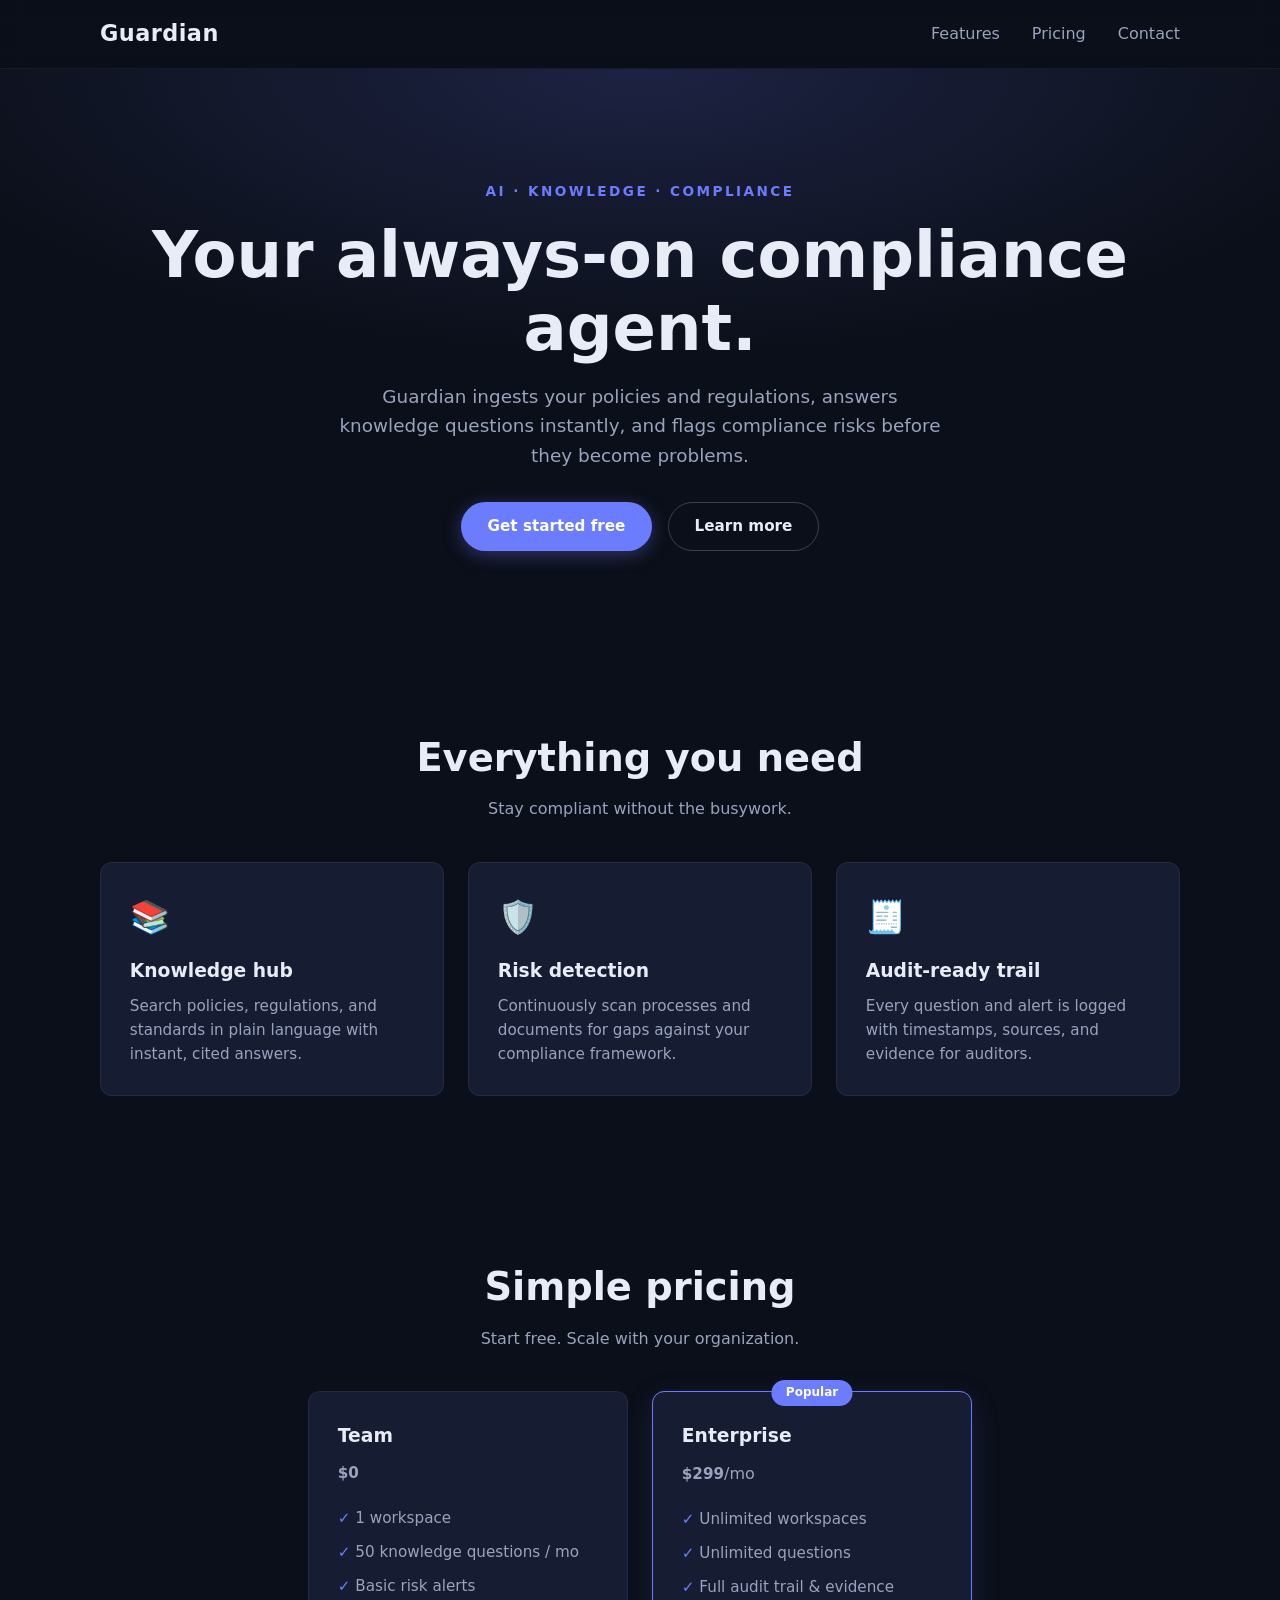
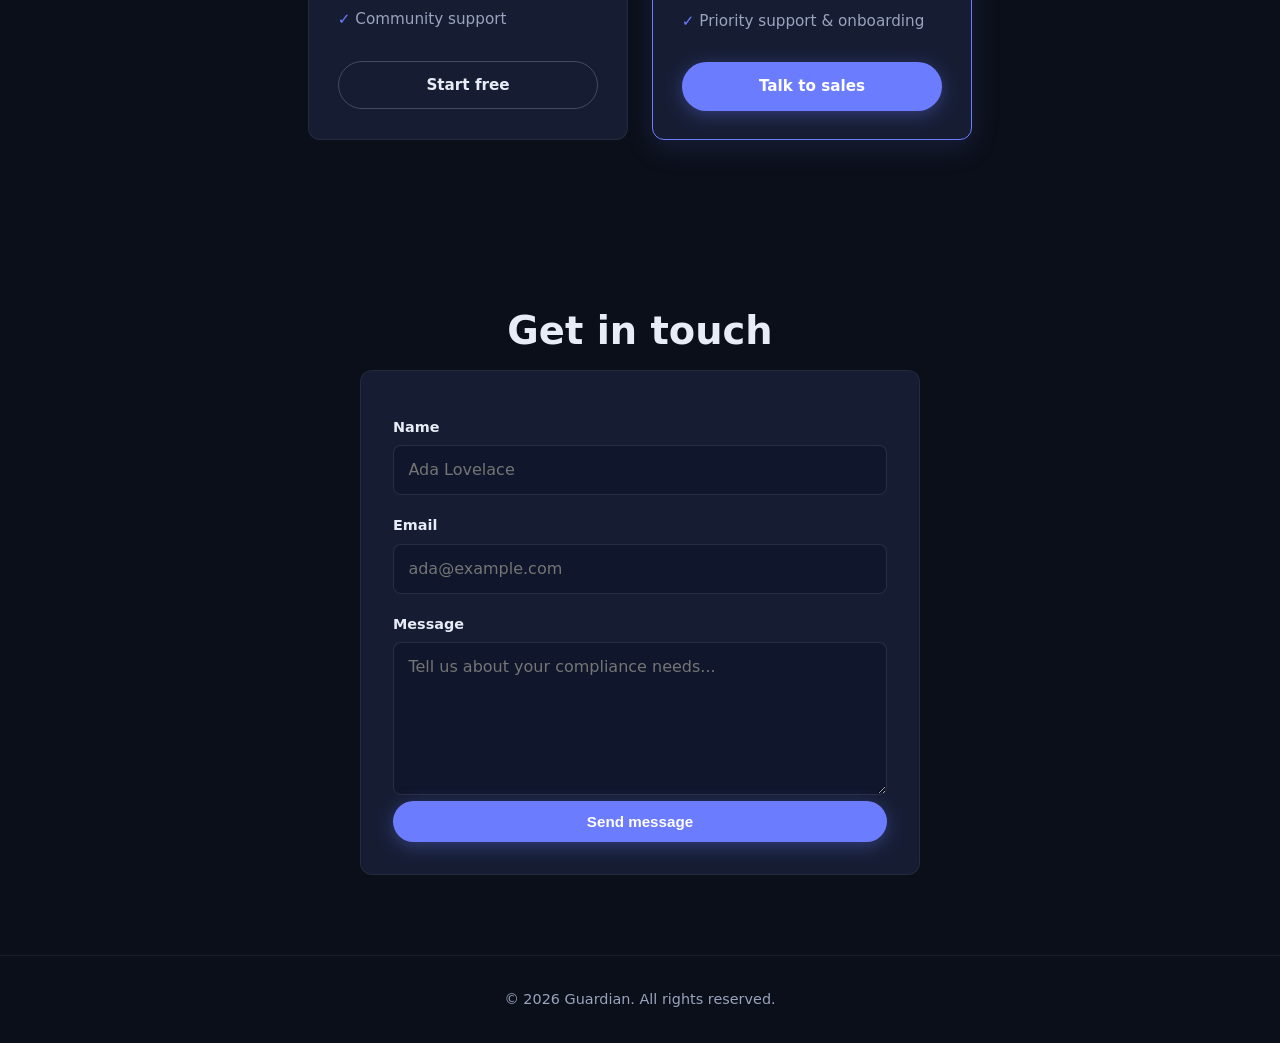
<file: index.html>
<!DOCTYPE html>
<html lang="en">
<head>
  <meta charset="UTF-8">
  <meta name="viewport" content="width=device-width, initial-scale=1.0">
  <title>Guardian — Knowledge & Compliance Agent</title>
  <link rel="stylesheet" href="styles.css">
</head>
<body>
  <header class="site-header">
    <nav class="nav container">
      <a href="#" class="brand">Guardian</a>
      <ul class="nav-links">
        <li><a href="#features">Features</a></li>
        <li><a href="#pricing">Pricing</a></li>
        <li><a href="#contact">Contact</a></li>
      </ul>
      <button class="nav-toggle" aria-label="Toggle menu" aria-expanded="false">
        <span></span><span></span><span></span>
      </button>
    </nav>
  </header>

  <main>
    <section class="hero">
      <div class="container hero-content">
        <p class="eyebrow">AI · Knowledge · Compliance</p>
        <h1>Your always-on compliance agent.</h1>
        <p class="subtitle">Guardian ingests your policies and regulations, answers knowledge questions instantly, and flags compliance risks before they become problems.</p>
        <div class="hero-actions">
          <a href="#pricing" class="btn btn-primary">Get started free</a>
          <a href="#features" class="btn btn-ghost">Learn more</a>
        </div>
      </div>
    </section>

    <section id="features" class="features container">
      <h2>Everything you need</h2>
      <p class="section-sub">Stay compliant without the busywork.</p>
      <div class="feature-grid">
        <article class="card">
          <div class="icon">📚</div>
          <h3>Knowledge hub</h3>
          <p>Search policies, regulations, and standards in plain language with instant, cited answers.</p>
        </article>
        <article class="card">
          <div class="icon">🛡️</div>
          <h3>Risk detection</h3>
          <p>Continuously scan processes and documents for gaps against your compliance framework.</p>
        </article>
        <article class="card">
          <div class="icon">🧾</div>
          <h3>Audit-ready trail</h3>
          <p>Every question and alert is logged with timestamps, sources, and evidence for auditors.</p>
        </article>
      </div>
    </section>

    <section id="pricing" class="pricing container">
      <h2>Simple pricing</h2>
      <p class="section-sub">Start free. Scale with your organization.</p>
      <div class="pricing-grid">
        <article class="card">
          <h3>Team</h3>
          <p class="price">$0</p>
          <ul>
            <li>1 workspace</li>
            <li>50 knowledge questions / mo</li>
            <li>Basic risk alerts</li>
            <li>Community support</li>
          </ul>
          <a href="#contact" class="btn btn-ghost btn-block">Start free</a>
        </article>
        <article class="card featured">
          <span class="badge">Popular</span>
          <h3>Enterprise</h3>
          <p class="price">$299<span>/mo</span></p>
          <ul>
            <li>Unlimited workspaces</li>
            <li>Unlimited questions</li>
            <li>Full audit trail & evidence</li>
            <li>Priority support & onboarding</li>
          </ul>
          <a href="#contact" class="btn btn-primary btn-block">Talk to sales</a>
        </article>
      </div>
    </section>

    <section id="contact" class="contact container">
      <h2>Get in touch</h2>
      <form id="contact-form" class="contact-form" novalidate>
        <label for="name">Name</label>
        <input type="text" id="name" name="name" placeholder="Ada Lovelace" required>

        <label for="email">Email</label>
        <input type="email" id="email" name="email" placeholder="ada@example.com" required>

        <label for="message">Message</label>
        <textarea id="message" name="message" rows="5" placeholder="Tell us about your compliance needs..." required></textarea>

        <p id="form-status" class="form-status" role="status" hidden></p>

        <button type="submit" class="btn btn-primary">Send message</button>
      </form>
    </section>
  </main>

  <footer class="site-footer">
    <div class="container">
      <p>© 2026 Guardian. All rights reserved.</p>
    </div>
  </footer>

  <script src="script.js"></script>
</body>
</html>
</file>
<file: styles.css>
:root {
  --bg: #0b0f19;
  --bg-alt: #10162b;
  --surface: #161d33;
  --text: #e8ecf6;
  --muted: #9aa3bd;
  --accent: #6c7cff;
  --accent-hover: #8492ff;
  --radius: 12px;
  --shadow: 0 8px 30px rgba(0, 0, 0, 0.35);
}

* {
  margin: 0;
  padding: 0;
  box-sizing: border-box;
}

html {
  scroll-behavior: smooth;
}

body {
  font-family: "Segoe UI", system-ui, -apple-system, sans-serif;
  background: var(--bg);
  color: var(--text);
  line-height: 1.6;
}

.container {
  width: min(1080px, 90%);
  margin-inline: auto;
}

/* ---------- Header ---------- */
.site-header {
  position: sticky;
  top: 0;
  z-index: 50;
  background: rgba(11, 15, 25, 0.8);
  backdrop-filter: blur(10px);
  border-bottom: 1px solid rgba(255, 255, 255, 0.06);
}

.nav {
  display: flex;
  align-items: center;
  justify-content: space-between;
  padding: 1rem 0;
}

.brand {
  font-size: 1.4rem;
  font-weight: 700;
  color: var(--text);
  text-decoration: none;
  letter-spacing: 0.02em;
}

.nav-links {
  display: flex;
  gap: 2rem;
  list-style: none;
}

.nav-links a {
  color: var(--muted);
  text-decoration: none;
  transition: color 0.2s;
}

.nav-links a:hover {
  color: var(--text);
}

.nav-toggle {
  display: none;
  flex-direction: column;
  gap: 5px;
  background: none;
  border: none;
  cursor: pointer;
  padding: 4px;
}

.nav-toggle span {
  width: 24px;
  height: 2px;
  background: var(--text);
  border-radius: 2px;
  transition: transform 0.25s, opacity 0.25s;
}

.nav-toggle.open span:nth-child(1) {
  transform: translateY(7px) rotate(45deg);
}
.nav-toggle.open span:nth-child(2) {
  opacity: 0;
}
.nav-toggle.open span:nth-child(3) {
  transform: translateY(-7px) rotate(-45deg);
}

/* ---------- Hero ---------- */
.hero {
  padding: 7rem 0 6rem;
  text-align: center;
  background:
    radial-gradient(ellipse 60% 50% at 50% 0%, rgba(108, 124, 255, 0.18), transparent),
    var(--bg);
}

.eyebrow {
  color: var(--accent);
  text-transform: uppercase;
  letter-spacing: 0.18em;
  font-size: 0.85rem;
  font-weight: 600;
  margin-bottom: 1rem;
}

.hero h1 {
  font-size: clamp(2.4rem, 6vw, 4rem);
  line-height: 1.15;
  margin-bottom: 1rem;
}

.subtitle {
  color: var(--muted);
  font-size: 1.15rem;
  max-width: 620px;
  margin: 0 auto 2rem;
}

.hero-actions {
  display: flex;
  gap: 1rem;
  justify-content: center;
  flex-wrap: wrap;
}

/* ---------- Buttons ---------- */
.btn {
  display: inline-block;
  padding: 0.7rem 1.6rem;
  border-radius: 999px;
  text-decoration: none;
  font-weight: 600;
  font-size: 0.95rem;
  border: 1px solid transparent;
  cursor: pointer;
  transition: background 0.2s, transform 0.15s, box-shadow 0.2s;
}

.btn:hover {
  transform: translateY(-2px);
}

.btn-primary {
  background: var(--accent);
  color: #fff;
  box-shadow: 0 4px 18px rgba(108, 124, 255, 0.35);
}

.btn-primary:hover {
  background: var(--accent-hover);
}

.btn-ghost {
  background: transparent;
  border-color: rgba(255, 255, 255, 0.2);
  color: var(--text);
}

.btn-ghost:hover {
  border-color: var(--text);
}

.btn-block {
  display: block;
  text-align: center;
}

/* ---------- Sections ---------- */
section {
  scroll-margin-top: 4rem;
}

section h2 {
  font-size: clamp(1.8rem, 4vw, 2.4rem);
  text-align: center;
  margin-bottom: 0.5rem;
}

.section-sub {
  text-align: center;
  color: var(--muted);
  margin-bottom: 2.5rem;
}

.features,
.pricing,
.contact {
  padding: 5rem 0;
}

/* ---------- Cards ---------- */
.feature-grid,
.pricing-grid {
  display: grid;
  gap: 1.5rem;
}

.feature-grid {
  grid-template-columns: repeat(auto-fit, minmax(260px, 1fr));
}

.pricing-grid {
  grid-template-columns: repeat(auto-fit, minmax(280px, 320px));
  justify-content: center;
}

.card {
  background: var(--surface);
  border: 1px solid rgba(255, 255, 255, 0.06);
  border-radius: var(--radius);
  padding: 1.8rem;
  transition: transform 0.2s, box-shadow 0.2s;
}

.card:hover {
  transform: translateY(-4px);
  box-shadow: var(--shadow);
}

.card .icon {
  font-size: 2rem;
  margin-bottom: 0.8rem;
}

.card h3 {
  margin-bottom: 0.5rem;
}

.card p {
  color: var(--muted);
  font-size: 0.95rem;
}

.card.featured {
  position: relative;
  border-color: var(--accent);
  box-shadow: 0 8px 30px rgba(108, 124, 255, 0.15);
}

.badge {
  position: absolute;
  top: -12px;
  left: 50%;
  transform: translateX(-50%);
  background: var(--accent);
  color: #fff;
  font-size: 0.75rem;
  font-weight: 700;
  padding: 0.2rem 0.9rem;
  border-radius: 999px;
}

.price {
  font-size: 2.6rem;
  font-weight: 700;
  color: var(--text);
  margin: 0.6rem 0;
}

.price span {
  font-size: 1rem;
  color: var(--muted);
  font-weight: 400;
}

.card ul {
  list-style: none;
  margin: 1rem 0 1.5rem;
  color: var(--muted);
  font-size: 0.95rem;
}

.card li {
  padding: 0.3rem 0;
}

.card li::before {
  content: "✓ ";
  color: var(--accent);
}

/* ---------- Contact ---------- */
.contact-form {
  max-width: 560px;
  margin: 0 auto;
  background: var(--surface);
  border: 1px solid rgba(255, 255, 255, 0.06);
  border-radius: var(--radius);
  padding: 2rem;
  display: flex;
  flex-direction: column;
  gap: 0.4rem;
}

.contact-form label {
  font-size: 0.9rem;
  font-weight: 600;
  margin-top: 0.8rem;
}

.contact-form input,
.contact-form textarea {
  background: var(--bg-alt);
  border: 1px solid rgba(255, 255, 255, 0.1);
  border-radius: 8px;
  color: var(--text);
  padding: 0.7rem 0.9rem;
  font: inherit;
  resize: vertical;
}

.contact-form input:focus,
.contact-form textarea:focus {
  outline: none;
  border-color: var(--accent);
}

.form-status {
  margin-top: 1rem;
  font-size: 0.9rem;
  border-radius: 8px;
  padding: 0.6rem 0.9rem;
}

.form-status.success {
  background: rgba(76, 175, 80, 0.15);
  color: #81c784;
}

.form-status.error {
  background: rgba(244, 67, 54, 0.15);
  color: #e57373;
}

/* ---------- Footer ---------- */
.site-footer {
  border-top: 1px solid rgba(255, 255, 255, 0.06);
  padding: 2rem 0;
  text-align: center;
  color: var(--muted);
  font-size: 0.9rem;
}

/* ---------- Responsive ---------- */
@media (max-width: 640px) {
  .nav-links {
    display: none;
    position: absolute;
    top: 100%;
    left: 0;
    right: 0;
    flex-direction: column;
    gap: 0;
    background: var(--bg-alt);
    border-bottom: 1px solid rgba(255, 255, 255, 0.06);
    padding: 0.5rem 0;
  }

  .nav-links.open {
    display: flex;
  }

  .nav-links a {
    padding: 0.9rem 1.5rem;
  }

  .nav-toggle {
    display: flex;
  }

  .hero {
    padding: 4rem 0 3rem;
  }
}
</file>
